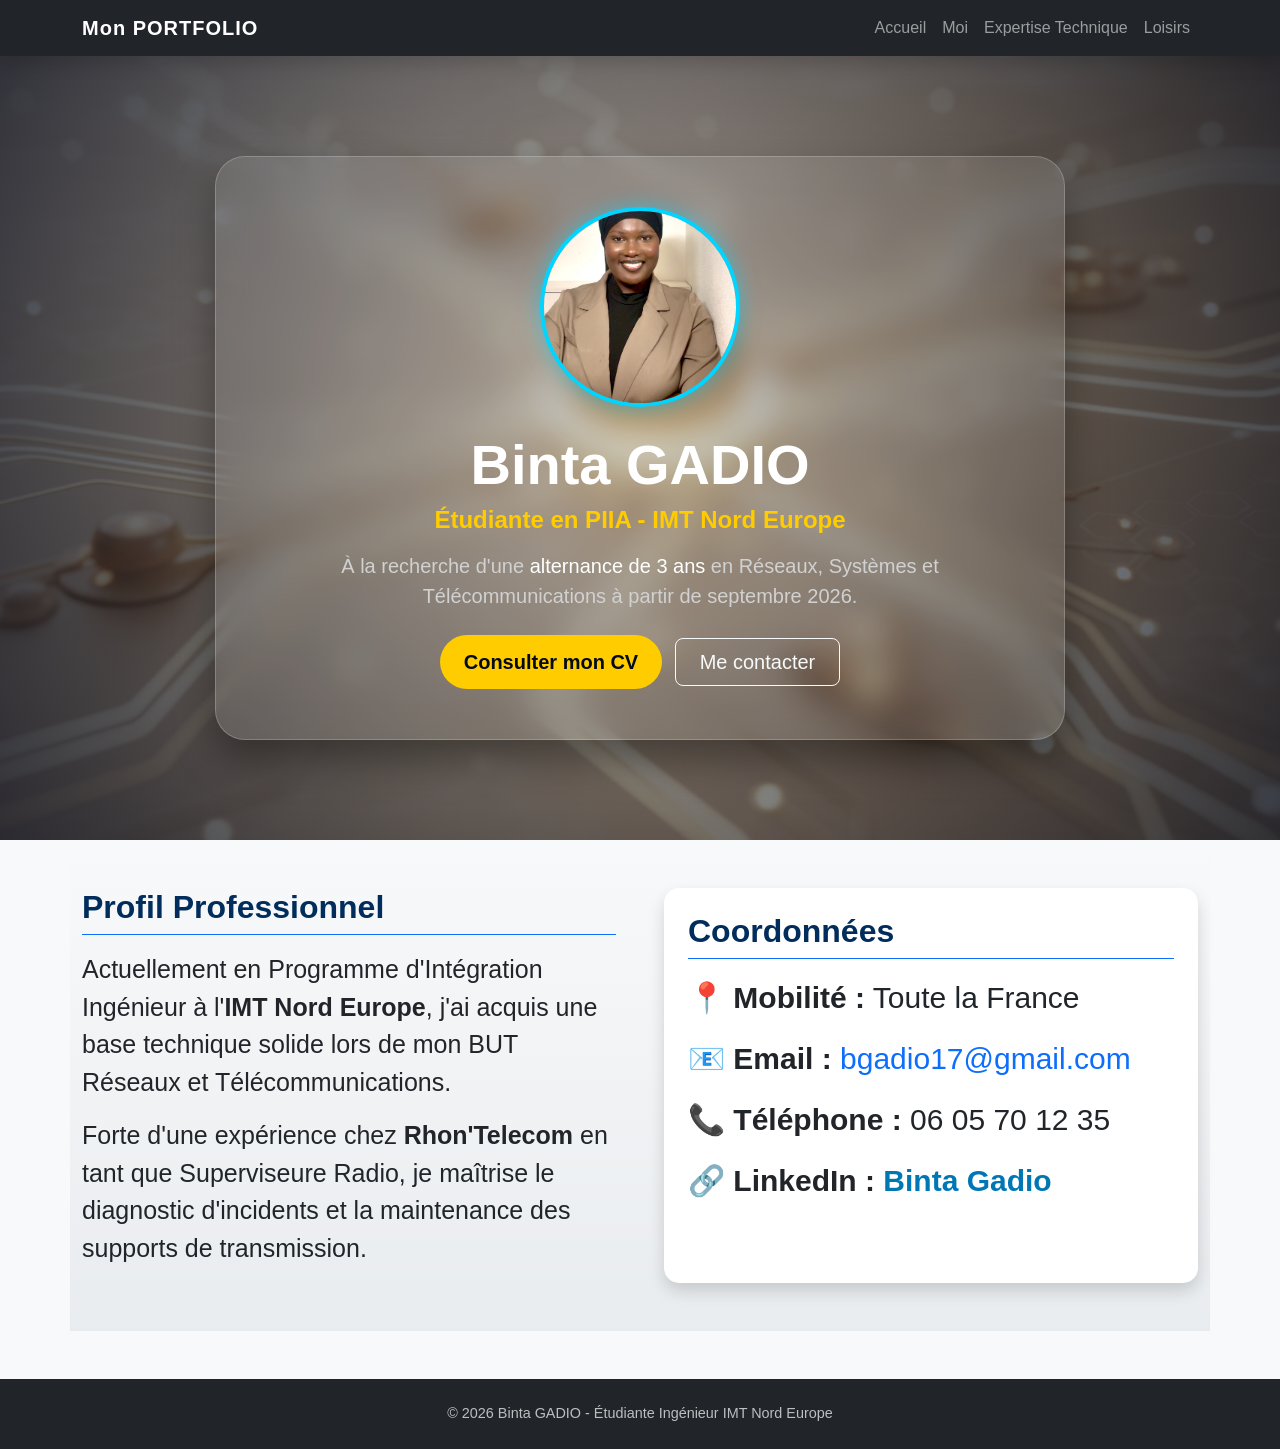
<file: index.html>
<!DOCTYPE html>
<html lang="fr">
<head>
    <meta charset="UTF-8">
    <meta name="viewport" content="width=device-width, initial-scale=1.0">
    <title>Portfolio | Binta GADIO</title>
    
    <link href="https://cdn.jsdelivr.net/npm/bootstrap@5.3.0/dist/css/bootstrap.min.css" rel="stylesheet">
    
    <link rel="stylesheet" href="monstyle.css">
</head>
<body>

    <nav class="navbar navbar-expand-lg navbar-dark bg-dark sticky-top shadow">
        <div class="container">
            <a class="navbar-brand fw-bold" href="index.html">Mon PORTFOLIO</a>
            <button class="navbar-toggler" type="button" data-bs-toggle="collapse" data-bs-target="#navbarNav">
                <span class="navbar-toggler-icon"></span>
            </button>
            <div class="collapse navbar-collapse" id="navbarNav">
                <ul class="navbar-nav ms-auto">
                    <li class="nav-item"><a class="nav-link" href="index.html">Accueil</a></li>
                    <li class="nav-item"><a class="nav-link " href="moi.html">Moi</a></li>
                    <li class="nav-item"><a class="nav-link" href="mon_expertise.html">Expertise Technique</a></li>
                    <li class="nav-item"><a class="nav-link" href="loisir.html">Loisirs</a></li>
                    
                </ul>
            </div>
        </div>
    </nav>

    <header class="hero-section text-center" style="background-image: url('im/Fond.png');">
        <div class="hero-overlay"></div> <div class="container">
            <div class="hero-content">
                <img src="im/IMG_8235 (1).jpg" alt="Binta GADIO" class="rounded-circle profile-img mb-4">
                
                <h1 class="display-4 fw-bold text-white">Binta GADIO</h1>
                <h2 class="h4 mb-3 text-gold">Étudiante en PIIA - IMT Nord Europe</h2>
                
                <p class="lead mx-auto text-light-gray" style="max-width: 700px;">
                    À la recherche d'une <strong class="text-white">alternance de 3 ans</strong> en Réseaux, Systèmes et Télécommunications à partir de septembre 2026.
                </p>
                
                <div class="mt-4">
                    <a href="Documents/CV Binta_GADIO_Ingenieur (1).pdf" target="_blank" class="btn btn-gold btn-lg px-4 me-2">Consulter mon CV</a>
                    <a href="#contact" class="btn btn-outline-light btn-lg px-4">Me contacter</a>
                </div>
            </div>
        </div>
    </header>

    <main class="container py-5">
        <div class="row g-5 align-items-stretch"> 
            
            <div class="col-md-6">
                <h2 class="border-bottom border-primary pb-2 text-primary fw-bold">Profil Professionnel</h2>
                <p class="mt-3">
                    Actuellement en Programme d'Intégration Ingénieur à l'<strong>IMT Nord Europe</strong>, j'ai acquis une base technique solide lors de mon BUT Réseaux et Télécommunications.
                </p>
                <p>
                    Forte d'une expérience chez <strong>Rhon'Telecom</strong> en tant que Superviseure Radio, je maîtrise le diagnostic d'incidents et la maintenance des supports de transmission.
                </p>
            </div>

            <div class="col-md-6" id="contact">
                <div class="card shadow border-0 h-100">
                    <div class="card-body p-4 text-dark">
                        <h2 class="border-bottom border-primary pb-2 text-primary fw-bold">Coordonnées</h2>
                        <ul class="list-unstyled mt-3">
                            <li class="mb-3"><strong>📍 Mobilité :</strong> Toute la France</li>
                            <li class="mb-3"><strong>📧 Email :</strong> <a href="mailto:bgadio17@gmail.com" class="text-decoration-none">bgadio17@gmail.com</a></li>
                            <li class="mb-3"><strong>📞 Téléphone :</strong> 06 05 70 12 35</li>
                            <li>
                                <strong>🔗 LinkedIn :</strong> 
                                <a href="https://www.linkedin.com/in/binta-gadio-127792250" target="_blank" class="linkedin-link">
                                    Binta Gadio
                                </a>
                            </li>
                        </ul>
                    </div>
                </div>
            </div>

        </div> </main>

   <footer class="text-center py-4 text-white mt-5">
        <p>© 2026 Binta GADIO - Étudiante Ingénieur IMT Nord Europe</p>
    </footer>
    <script src="https://cdn.jsdelivr.net/npm/bootstrap@5.3.0/dist/js/bootstrap.bundle.min.js"></script>
</body>
</html>
</file>
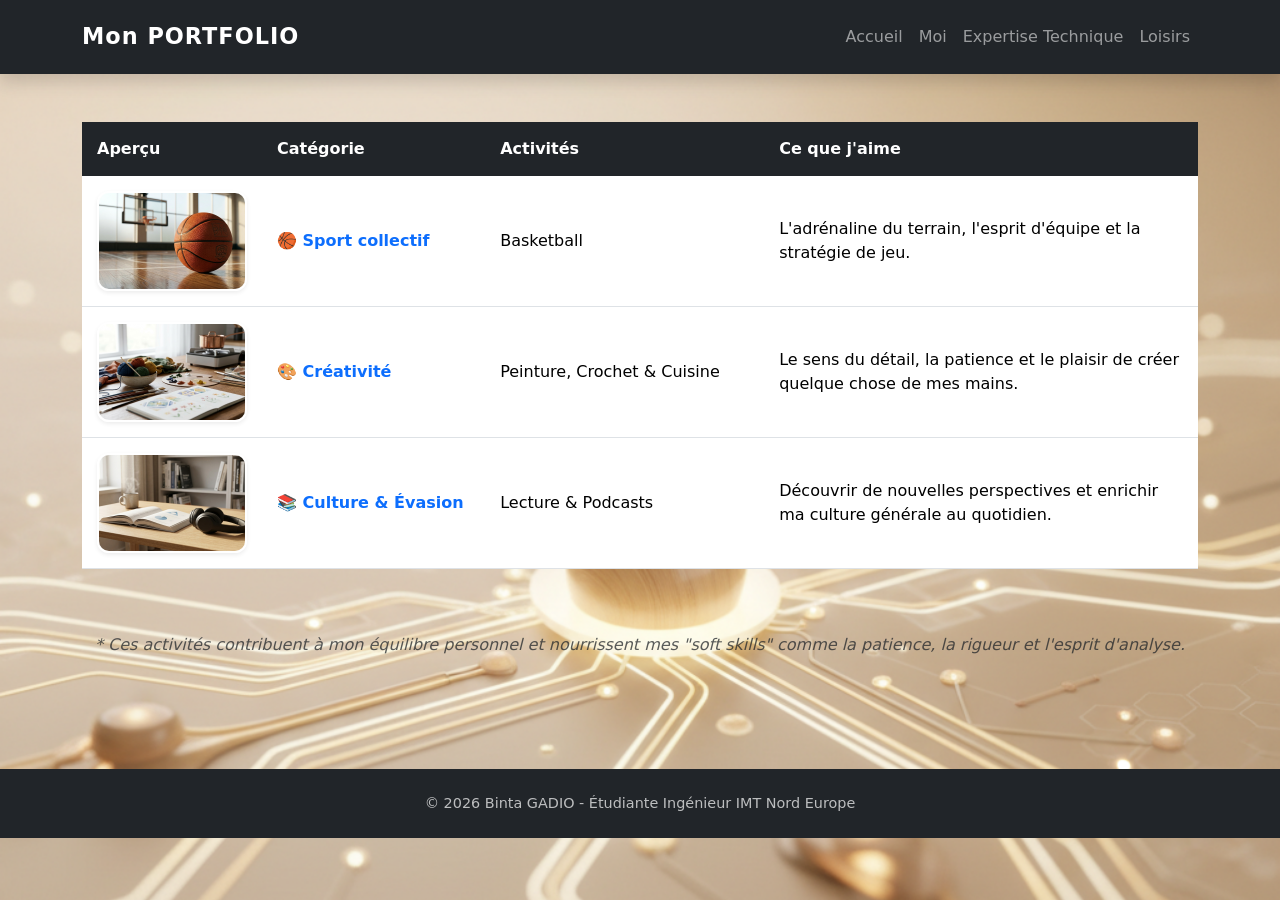
<file: loisir.html>
<!DOCTYPE html>
<html lang="fr">
<head>
    <meta charset="UTF-8">
    <meta name="viewport" content="width=device-width, initial-scale=1.0">
    <title>Mes Loisirs | Binta GADIO</title>
    <link href="https://cdn.jsdelivr.net/npm/bootstrap@5.3.0/dist/css/bootstrap.min.css" rel="stylesheet">
    <link rel="stylesheet" href="loisir.css">
</head>
<body class="bg-beige" style="background-image: url('im/Fond.png'); background-size: cover; background-attachment: fixed;">

    <nav class="navbar navbar-expand-lg navbar-dark bg-dark sticky-top shadow">
        <div class="container">
            <a class="navbar-brand fw-bold" href="index.html">Mon PORTFOLIO</a>
            <button class="navbar-toggler" type="button" data-bs-toggle="collapse" data-bs-target="#navbarNav">
                <span class="navbar-toggler-icon"></span>
            </button>
            <div class="collapse navbar-collapse" id="navbarNav">
                <ul class="navbar-nav ms-auto">
                    <li class="nav-item"><a class="nav-link" href="index.html">Accueil</a></li>
                    <li class="nav-item"><a class="nav-link " href="moi.html">Moi</a></li>
                    <li class="nav-item"><a class="nav-link" href="mon_expertise.html">Expertise Technique</a></li>
                    <li class="nav-item"><a class="nav-link" href="loisir.html">Loisirs</a></li>
                    
                </ul>
            </div>
        </div>
    </nav>
    <main class="container py-5">
    <div class="table-responsive">
    <table class="table table-hover align-middle custom-table">
        <thead class="table-dark">
            <tr>
                <th scope="col" style="width: 15%;">Aperçu</th>
                <th scope="col" style="width: 20%;">Catégorie</th>
                <th scope="col" style="width: 25%;">Activités</th>
                <th scope="col">Ce que j'aime</th>
            </tr>
        </thead>
        <tbody>
            <tr>
                <td><img src="im/basketball.png" alt="Basketball Passion" class="img-passion shadow-sm"></td>
                <td class="fw-bold text-primary">🏀 Sport collectif</td>
                <td>Basketball</td>
                <td>L'adrénaline du terrain, l'esprit d'équipe et la stratégie de jeu.</td>
            </tr>
            <tr>
                <td><img src="im/peinture&crochet (1).png" alt="Creativité" class="img-passion shadow-sm"></td>
                <td class="fw-bold text-primary">🎨 Créativité</td>
                <td>Peinture, Crochet & Cuisine</td>
                <td>Le sens du détail, la patience et le plaisir de créer quelque chose de mes mains.</td>
            </tr>
            <tr>
                <td><img src="im/lecture&podcast.png" alt="lecture&podcast" class="img-passion shadow-sm"></td>
                <td class="fw-bold text-primary">📚 Culture & Évasion</td>
                <td>Lecture & Podcasts</td>
                <td>Découvrir de nouvelles perspectives et enrichir ma culture générale au quotidien.</td>
            </tr>
        </tbody>
    </table>
</div>
            <p class="mt-4 text-muted mt-5 italic">
                * Ces activités contribuent à mon équilibre personnel et nourrissent mes "soft skills" comme la patience, la rigueur et l'esprit d'analyse.
            </p>
        </div>
    </div>
</main>
    <footer class="text-center py-4 text-white mt-5">
        <p>© 2026 Binta GADIO - Étudiante Ingénieur IMT Nord Europe</p>
    </footer>
    <script src="https://cdn.jsdelivr.net/npm/bootstrap@5.3.0/dist/js/bootstrap.bundle.min.js"></script>
</body>
</html>
</file>
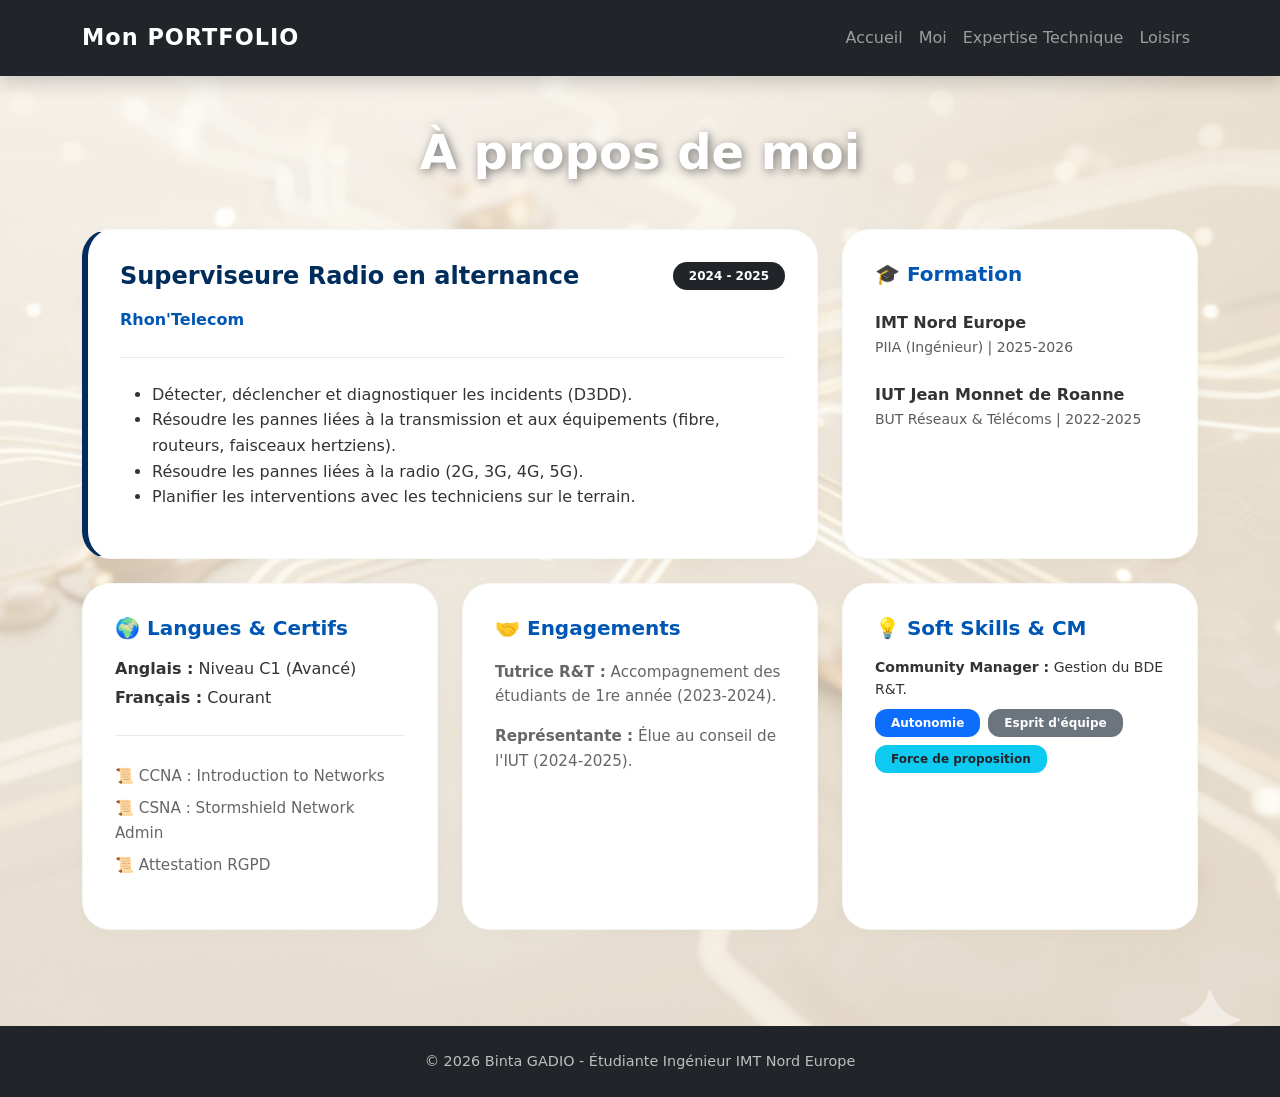
<file: moi.html>
<!DOCTYPE html>
<html lang="fr">
<head>
    <meta charset="UTF-8">
    <meta name="viewport" content="width=device-width, initial-scale=1.0">
    <title>À propos de moi | Binta GADIO</title>
    <link href="https://cdn.jsdelivr.net/npm/bootstrap@5.3.0/dist/css/bootstrap.min.css" rel="stylesheet">
    <link rel="stylesheet" href="moi.css">
</head>
<body class="bg-beige" style="background-image: url('im/Fond.png'); background-size: cover; background-attachment: fixed;">

    <nav class="navbar navbar-expand-lg navbar-dark bg-dark sticky-top shadow">
        <div class="container">
            <a class="navbar-brand fw-bold" href="index.html">Mon PORTFOLIO</a>
            <button class="navbar-toggler" type="button" data-bs-toggle="collapse" data-bs-target="#navbarNav">
                <span class="navbar-toggler-icon"></span>
            </button>
            <div class="collapse navbar-collapse" id="navbarNav">
                <ul class="navbar-nav ms-auto">
                    <li class="nav-item"><a class="nav-link" href="index.html">Accueil</a></li>
                    <li class="nav-item"><a class="nav-link " href="moi.html">Moi</a></li>
                    <li class="nav-item"><a class="nav-link" href="mon_expertise.html">Expertise Technique</a></li>
                    <li class="nav-item"><a class="nav-link" href="loisir.html">Loisirs</a></li>
                    
                </ul>
            </div>
        </div>
    </nav>

    <div class="container py-5">
        <h1 class="display-5 fw-bold text-white mb-5 text-center" style="text-shadow: 2px 2px 10px rgba(0,0,0,0.5);">À propos de moi</h1>

        <div class="row g-4">
            
            <div class="col-lg-8">
                <div class="bento-card highlight-card">
                    <div class="d-flex justify-content-between align-items-start">
                        <div>
                            <h3 class="h4 fw-bold">Superviseure Radio en alternance</h3>
                            <p class="text-primary fw-bold mb-0">Rhon'Telecom</p>
                        </div>
                        <span class="badge bg-dark rounded-pill px-3">2024 - 2025</span>
                    </div>
                    <hr>
                    <ul class="mt-3">
                        <li>Détecter, déclencher et diagnostiquer les incidents (D3DD).</li>
                        <li>Résoudre les pannes liées à la transmission et aux équipements (fibre, routeurs, faisceaux hertziens).</li>
                        <li>Résoudre les pannes liées à la radio (2G, 3G, 4G, 5G).</li>
                        <li>Planifier les interventions avec les techniciens sur le terrain.</li>
                    </ul>
                </div>
            </div>

            <div class="col-lg-4">
                <div class="bento-card">
                    <h3 class="h5 fw-bold text-primary">🎓 Formation</h3>
                    <div class="mt-4">
                        <div class="mb-4">
                            <p class="mb-0 fw-bold">IMT Nord Europe</p>
                            <p class="small text-muted">PIIA (Ingénieur) | 2025-2026</p>
                        </div>
                        <div>
                            <p class="mb-0 fw-bold">IUT Jean Monnet de Roanne</p>
                            <p class="small text-muted">BUT Réseaux & Télécoms | 2022-2025</p>
                        </div>
                    </div>
                </div>
            </div>

            <div class="col-lg-4">
                <div class="bento-card">
                    <h3 class="h5 fw-bold text-primary">🌍 Langues & Certifs</h3>
                    <div class="mt-3">
                        <p class="mb-1"><strong>Anglais :</strong> Niveau C1 (Avancé)</p>
                        <p class="mb-3"><strong>Français :</strong> Courant</p>
                        <hr>
                        <ul class="list-unstyled">
                            <li>📜 CCNA : Introduction to Networks</li>
                            <li>📜 CSNA : Stormshield Network Admin</li>
                            <li>📜 Attestation RGPD</li>
                        </ul>
                    </div>
                </div>
            </div>

            <div class="col-lg-4 col-md-6">
                <div class="bento-card">
                    <h3 class="h5 fw-bold text-primary">🤝 Engagements</h3>
                    <ul class="list-unstyled mt-3">
                        <li class="mb-2"><strong>Tutrice R&T :</strong> Accompagnement des étudiants de 1re année (2023-2024).</li>
                        <li><strong>Représentante :</strong> Élue au conseil de l'IUT (2024-2025).</li>
                    </ul>
                </div>
            </div>

            <div class="col-lg-4 col-md-6">
                <div class="bento-card">
                    <h3 class="h5 fw-bold text-primary">💡 Soft Skills & CM</h3>
                    <div class="mt-3">
                        <p class="small mb-2"><strong>Community Manager :</strong> Gestion du BDE R&T.</p>
                        <div class="d-flex flex-wrap gap-2">
                            <span class="badge bg-primary">Autonomie</span>
                            <span class="badge bg-secondary">Esprit d'équipe</span>
                            <span class="badge bg-info text-dark">Force de proposition</span>
                        </div>
                    </div>
                </div>
            </div>

        </div>
    </div>

    <footer class="text-center py-4 text-white mt-5">
        <p>© 2026 Binta GADIO - Étudiante Ingénieur IMT Nord Europe</p>
    </footer>

    <script src="https://cdn.jsdelivr.net/npm/bootstrap@5.3.0/dist/js/bootstrap.bundle.min.js"></script>
</body>
</html>
</file>
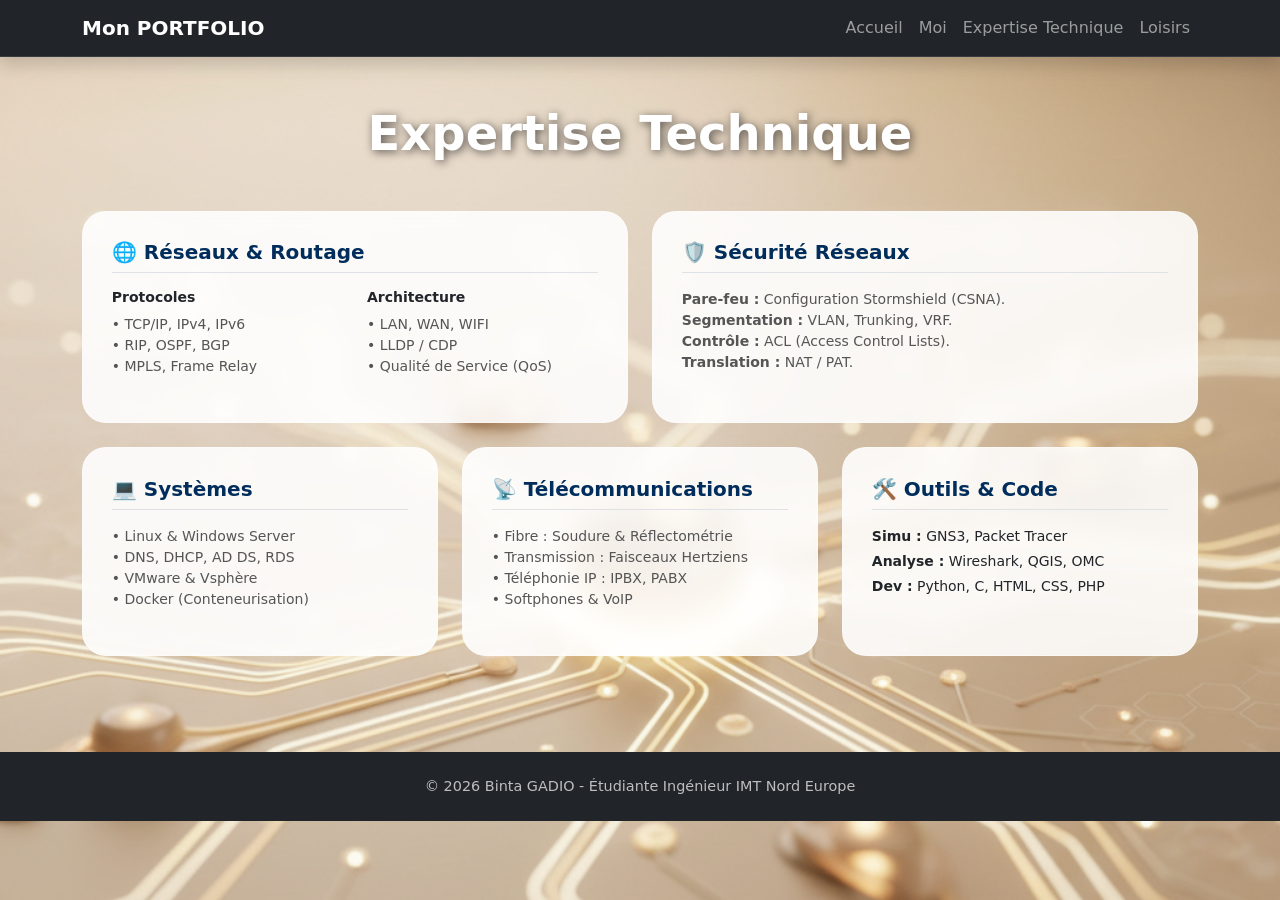
<file: mon_expertise.html>
<!DOCTYPE html>
<html lang="fr">
<head>
    <meta charset="UTF-8">
    <meta name="viewport" content="width=device-width, initial-scale=1.0">
    <title>Expertise Technique | Binta GADIO</title>
    <link href="https://cdn.jsdelivr.net/npm/bootstrap@5.3.0/dist/css/bootstrap.min.css" rel="stylesheet">
    <link rel="stylesheet" href="mon_expertise.css">
</head>
<body class="bg-beige" style="background-image: url('im/Fond.png'); background-size: cover; background-attachment: fixed;">

    <nav class="navbar navbar-expand-lg navbar-dark bg-dark sticky-top shadow">
        <div class="container">
            <a class="navbar-brand fw-bold" href="index.html">Mon PORTFOLIO</a>
            <button class="navbar-toggler" type="button" data-bs-toggle="collapse" data-bs-target="#navbarNav">
                <span class="navbar-toggler-icon"></span>
            </button>
            <div class="collapse navbar-collapse" id="navbarNav">
                <ul class="navbar-nav ms-auto">
                    <li class="nav-item"><a class="nav-link" href="index.html">Accueil</a></li>
                    <li class="nav-item"><a class="nav-link " href="moi.html">Moi</a></li>
                    <li class="nav-item"><a class="nav-link" href="mon_expertise.html">Expertise Technique</a></li>
                    <li class="nav-item"><a class="nav-link" href="loisir.html">Loisirs</a></li>
                    
                </ul>
            </div>
        </div>
    </nav>

    <div class="container py-5">
        <h1 class="display-5 fw-bold text-white mb-5 text-center shadow-text">Expertise Technique</h1>

        <div class="row g-4">
            
            <div class="col-lg-6">
                <div class="bento-card h-100">
                    <h3 class="h5 fw-bold text-primary border-bottom pb-2">🌐 Réseaux & Routage</h3>
                    <div class="row mt-3">
                        <div class="col-6">
                            <h6 class="fw-bold small">Protocoles</h6>
                            <ul class="list-unstyled small text-muted">
                                <li>• TCP/IP, IPv4, IPv6</li>
                                <li>• RIP, OSPF, BGP</li>
                                <li>• MPLS, Frame Relay</li>
                            </ul>
                        </div>
                        <div class="col-6">
                            <h6 class="fw-bold small">Architecture</h6>
                            <ul class="list-unstyled small text-muted">
                                <li>• LAN, WAN, WIFI</li>
                                <li>• LLDP / CDP</li>
                                <li>• Qualité de Service (QoS)</li>
                            </ul>
                        </div>
                    </div>
                </div>
            </div>

            <div class="col-lg-6">
                <div class="bento-card h-100">
                    <h3 class="h5 fw-bold text-primary border-bottom pb-2">🛡️ Sécurité Réseaux</h3>
                    <ul class="list-unstyled mt-3 small text-muted">
                        <li><strong>Pare-feu :</strong> Configuration Stormshield (CSNA).</li>
                        <li><strong>Segmentation :</strong> VLAN, Trunking, VRF.</li>
                        <li><strong>Contrôle :</strong> ACL (Access Control Lists).</li>
                        <li><strong>Translation :</strong> NAT / PAT.</li>
                    </ul>
                </div>
            </div>

            <div class="col-lg-4 col-md-6">
                <div class="bento-card">
                    <h3 class="h5 fw-bold text-primary border-bottom pb-2">💻 Systèmes</h3>
                    <ul class="list-unstyled mt-3 small text-muted">
                        <li>• Linux & Windows Server</li>
                        <li>• DNS, DHCP, AD DS, RDS</li>
                        <li>• VMware & Vsphère</li>
                        <li>• Docker (Conteneurisation)</li>
                    </ul>
                </div>
            </div>

            <div class="col-lg-4 col-md-6">
                <div class="bento-card">
                    <h3 class="h5 fw-bold text-primary border-bottom pb-2">📡 Télécommunications</h3>
                    <ul class="list-unstyled mt-3 small text-muted">
                        <li>• Fibre : Soudure & Réflectométrie</li>
                        <li>• Transmission : Faisceaux Hertziens</li>
                        <li>• Téléphonie IP : IPBX, PABX</li>
                        <li>• Softphones & VoIP</li>
                    </ul>
                </div>
            </div>

            <div class="col-lg-4 col-md-12">
                <div class="bento-card">
                    <h3 class="h5 fw-bold text-primary border-bottom pb-2">🛠️ Outils & Code</h3>
                    <div class="mt-3">
                        <p class="small mb-1"><strong>Simu :</strong> GNS3, Packet Tracer</p>
                        <p class="small mb-1"><strong>Analyse :</strong> Wireshark, QGIS, OMC</p>
                        <p class="small mb-0"><strong>Dev :</strong> Python, C, HTML, CSS, PHP</p>
                    </div>
                </div>
            </div>

        </div>
    </div>

    <footer class="text-center py-4 text-white mt-5">
        <p>© 2026 Binta GADIO - Étudiante Ingénieur IMT Nord Europe</p>
    </footer>

    <script src="https://cdn.jsdelivr.net/npm/bootstrap@5.3.0/dist/js/bootstrap.bundle.min.js"></script>
</body>
</html>
</file>
<file: monstyle.css>
/* --- Variables de design --- */
:root {
    --primary-blue: #002d5b;    /* Ton bleu marine d'origine */
    --accent-blue: #00d4ff;     /* Cyan pour le côté tech */
    --neon-purple: #9461fd;     /* Violet pour les dégradés */
    --gold: #ffcc00;            /* Jaune vif pour la visibilité */
    --glass: rgba(255, 255, 255, 0.1);
    --dark-bg: #050a18;
}

/* --- Base & Typographie --- */
body {
    background-color: #f8f9fa;
    font-family: 'Segoe UI', Tahoma, Geneva, Verdana, sans-serif;
    margin: 0;
}
.nav-link:hover, 
.nav-link.active {
    color: #0dcaf0 !important; /* Couleur cyan pour ressortir sur le noir */
}

/* --- Barre de Navigation (Gardée du style original) --- */
.navbar {
    box-shadow: 0 2px 10px rgba(0,0,0,0.2);
}

.navbar-brand {
    font-weight: bold;
    letter-spacing: 1px;
}


/* --- Hero Section (Style Glassmorphism) --- */
.hero-section {
    position: relative;
    background-size: cover;
    background-position: center;
    background-repeat: no-repeat;
    padding: 100px 0;
    color: white;
    overflow: hidden;
}

.hero-overlay {
    position: absolute;
    top: 0; left: 0; width: 100%; height: 100%;
    /* Dégradé sombre pour faire ressortir le texte */
    background: radial-gradient(circle, rgba(0,0,0,0.2) 0%, rgba(5,10,24,0.8) 100%);
    z-index: 1;
}

.hero-content {
    position: relative;
    z-index: 2;
    background: var(--glass);
    backdrop-filter: blur(15px); /* L'effet de flou "verre" */
    -webkit-backdrop-filter: blur(15px);
    border: 1px solid rgba(255, 255, 255, 0.2);
    border-radius: 30px;
    padding: 50px;
    box-shadow: 0 20px 40px rgba(0,0,0,0.4);
    max-width: 850px;
    margin: 0 auto;
}

/* --- Photo de profil --- */
.profile-img {
    width: 200px;
    height: 200px;
    object-fit: cover;
    border: 4px solid var(--accent-blue);
    box-shadow: 0 0 20px rgba(0, 212, 255, 0.5);
    transition: transform 0.3s ease;
}

.profile-img:hover {
    transform: scale(1.05);
}

/* --- Textes spécifiques sur Image --- */
.text-gold {
    color: var(--gold) !important;
    font-weight: 600;
}

.text-light-gray {
    color: #d1d1d1 !important;
}

/* --- Badges & Compétences (Nouveau Style) --- */
.badge-tech {
    background: linear-gradient(45deg, var(--accent-blue), var(--neon-purple));
    color: white;
    padding: 8px 16px;
    border-radius: 10px;
    font-weight: 500;
    box-shadow: 0 4px 10px rgba(0, 212, 255, 0.3);
    border: none;
    font-size: 18px;
}

/* --- Cartes du bas (Originales) --- */
.card {
    border: none;
    border-radius: 15px;
    transition: box-shadow 0.3s ease;
}

.card:hover {
    box-shadow: 0 10px 30px rgba(0,0,0,0.1) !important;
}

.text-primary {
    color: var(--primary-blue) !important;
}

/* --- Boutons --- */
.btn-gold {
    background-color: var(--gold);
    color: #050a18;
    border: none;
    font-weight: 700;
    border-radius: 50px;
    padding: 12px 30px;
    transition: 0.3s;
}

.btn-gold:hover {
    background-color: #ffdb4d;
    transform: translateY(-2px);
}

/* --- LinkedIn & Pied de page --- */
.linkedin-link {
    color: #0077b5;
    text-decoration: none;
    font-weight: 600;
    transition: 0.3s;
}

.linkedin-link:hover {
    color: var(--accent-blue);
    text-decoration: underline;
}
footer {
    background-color: #212529; /* Rappel de la navbar bg-dark */
    margin-top: 3rem;
}

footer p {
    color: rgba(255, 255, 255, 0.7) !important;
    font-size: 0.9rem;
    margin-bottom: 0;
}
/* --- Style de la carte Profil --- */
.profil-card {
    background: #ffffff;
    padding: 40px;
    border-radius: 25px;
    border-left: 8px solid var(--accent-blue); /* Barre de couleur sur le côté */
    box-shadow: 0 15px 35px rgba(0, 45, 91, 0.1); /* Ombre douce bleutée */
    transition: 0.3s;
}

.profil-card:hover {
    transform: translateY(-5px);
}

/* --- Agrandissement du texte --- */
.description-text {
    font-size: 1.25rem; /* Texte plus grand (environ 20px) */
    line-height: 1.8;   /* Plus d'espace entre les lignes pour la lecture */
    color: #444;
    margin-bottom: 20px;
}

.text-accent {
    color: var(--primary-blue);
    font-weight: bold;
}

/* --- Badges plus grands et plus "tech" --- */
.badge-tech-large {
    background: linear-gradient(135deg, var(--accent-blue), var(--neon-purple));
    color: white;
    padding: 12px 25px;
    border-radius: 15px;
    font-weight: 600;
    font-size: 1rem;
    box-shadow: 0 5px 15px rgba(0, 212, 255, 0.3);
    border: none;
    transition: 0.3s;
}

.badge-tech-large:hover {
    filter: brightness(1.1);
    cursor: default;
}

/* Optionnel : Fond de section légèrement coloré pour faire ressortir la carte blanche */
main {
    background: linear-gradient(to bottom, #f8f9fa, #e9ecef);
}
p{
    font-size: 25px;
}

main ul{
    font-size: 30px;
}
</file>
<file: loisir.css>
/* --- Style du conteneur de la page Loisirs --- */
.glass-container {
    background: rgba(255, 255, 255, 0.9);
    backdrop-filter: blur(10px);
    border-radius: 25px;
    box-shadow: 0 15px 35px rgba(0, 0, 0, 0.15);
    border: 1px solid rgba(255, 255, 255, 0.3);
}
.navbar {
    padding: 15px 0;
    transition: all 0.3s;
}

.navbar-brand {
    font-size: 1.4rem;
    letter-spacing: 1px;
}

.nav-link {
    font-weight: 500;
    transition: color 0.3s;
    position: relative;
}

/* Effet au survol et page active */
.nav-link:hover, 
.nav-link.active {
    color: #0dcaf0 !important; /* Couleur cyan pour ressortir sur le noir */
}

.nav-link.active::after {
    content: "";
    position: absolute;
    bottom: 0;
    left: 15%;
    width: 70%;
    height: 2px;
    background-color: #0dcaf0;
}


/* Force la barre noire à couvrir toute la largeur */
.custom-table thead th {
    background-color: #212529 !important;
    color: white;
    padding: 15px;
    text-align: left; /* Aligne le titre sur le texte */
    border: none;
}

/* Aligne les textes des activités à gauche */
.custom-table td {
    padding: 15px;
    text-align: left !important; /* Force l'alignement à gauche */
    vertical-align: middle;
}

/* Fixe les largeurs pour éviter que les colonnes ne bougent */
.custom-table th:nth-child(1) { width: 120px; } /* Colonne image */
.custom-table th:nth-child(2) { width: 200px; } /* Colonne catégorie */
/* Force la largeur du tableau à 100% */

.glass-container {
    max-width: 1000px; /* Largeur maximale conseillée */
    margin: 0 auto;    /* Centre le bloc horizontalement */
    background: rgba(255, 255, 255, 0.9);
    backdrop-filter: blur(10px);
    border-radius: 25px;
    box-shadow: 0 15px 35px rgba(0, 0, 0, 0.15);
}

/* Centrer le titre et le texte de bas de page */
h1, .italic {
    text-align: center;
}
.italic {
    font-style: italic;
}

/* --- Style des images dans le tableau Loisirs --- */
.img-passion {
    width: 150px;          /* Largeur fixe */
    height: 100px;          /* Hauteur fixe */
    object-fit: cover;     /* Force l'image à remplir le cadre sans se déformer */
    border-radius: 12px;   /* Bords arrondis modernes */
    border: 2px solid #fff;/* Petit bord blanc pour le détacher */
    transition: transform 0.3s ease; /* Animation douce au survol */
}

.img-passion:hover {
    transform: scale(1.1); /* Zoom léger quand on passe la souris */
}

/* Centre le contenu des cellules verticalement */
.custom-table td {
    vertical-align: middle;
}

footer {
    background-color: #212529; /* Rappel de la navbar bg-dark */
    margin-top: 3rem;
}

footer p {
    color: rgba(255, 255, 255, 0.7) !important;
    font-size: 0.9rem;
    margin-bottom: 0;
}
</file>
<file: moi.css>
/* --- CONFIGURATION DU THÈME --- */
:root {
    --beige-light: #f5f5f0;     /* Fond principal doux */
    --beige-card: #ffffff;      /* Cartes blanches propres */
    --tech-blue: #002d5b;       /* Bleu marine pro pour les titres */
    --accent-blue: #0056b3;     /* Bleu pour les éléments d'action */
    --text-dark: #333333;
    --text-muted: #666666;
}

/* --- STYLE GÉNÉRAL --- */
body.bg-beige {
    background-color: var(--beige-light);
    color: var(--text-dark);
    font-family: 'Segoe UI', system-ui, -apple-system, sans-serif;
    line-height: 1.6;
    background-repeat: no-repeat;
    background-size: cover;
    background-position: center;
    background-attachment: fixed;
    background-color: rgba(245, 245, 240, 0.7); 
    background-blend-mode: overlay;
    color: var(--text-dark);
    font-family: 'Segoe UI', system-ui, -apple-system, sans-serif;
}
/* --- NAVIGATION (NAVBAR) --- */
.navbar {
    padding: 15px 0;
    transition: all 0.3s;
}

.navbar-brand {
    font-size: 1.4rem;
    letter-spacing: 1px;
}

.nav-link {
    font-weight: 500;
    transition: color 0.3s;
    position: relative;
}

/* Effet au survol et page active */
.nav-link:hover, 
.nav-link.active {
    color: #0dcaf0 !important; /* Couleur cyan pour ressortir sur le noir */
}

.nav-link.active::after {
    content: "";
    position: absolute;
    bottom: 0;
    left: 15%;
    width: 70%;
    height: 2px;
    background-color: #0dcaf0;
}

/* --- CARTES STYLE BENTO --- */
.bento-card {
    background: var(--beige-card);
    padding: 2rem;
    border-radius: 28px; /* Coins très arrondis pour l'aspect moderne */
    height: 100%;
    border: 1px solid rgba(0,0,0,0.03);
    box-shadow: 0 4px 20px rgba(0,0,0,0.02);
    transition: all 0.3s ease;
}

.bento-card:hover {
    transform: translateY(-8px);
    box-shadow: 0 15px 40px rgba(0,0,0,0.08);
    border-color: var(--accent-blue);
}

/* Style spécifique pour la carte d'expérience principale */
.highlight-card {
    border-left: 6px solid var(--tech-blue);
}

.bento-card h3 {
    color: var(--tech-blue);
    margin-bottom: 1rem;
}

/* --- TYPOGRAPHIE ET LISTES --- */
.text-primary {
    color: var(--accent-blue) !important;
}

.list-unstyled li {
    padding: 4px 0;
    font-size: 0.95rem;
    color: var(--text-muted);
}

.experience-list {
    padding-left: 1.2rem;
    margin-top: 1rem;
}

.experience-list li {
    margin-bottom: 12px;
    font-size: 1.05rem;
    color: var(--text-dark);
}

/* --- ÉLÉMENTS GRAPHIQUES --- */
.badge {
    border-radius: 12px;
    padding: 8px 16px;
    font-weight: 600;
}

hr {
    opacity: 0.1;
    margin: 1.5rem 0;
}

/* --- FOOTER --- */
footer {
    background-color: #212529; /* Rappel de la navbar bg-dark */
    margin-top: 3rem;
}

footer p {
    color: rgba(255, 255, 255, 0.7) !important;
    font-size: 0.9rem;
    margin-bottom: 0;
}

/* --- RESPONSIVE --- */
@media (max-width: 768px) {
    .bento-card {
        padding: 1.5rem;
    }
    
    .display-5 {
        font-size: 2rem;
    }
}
</file>
<file: mon_expertise.css>
/* --- VARIABLES --- */
:root {
    --primary-blue: #002d5b;
    --accent-blue: #0056b3;
    --text-dark: #333333;
}

/* --- CARTES BENTO AVEC EFFET GLASS --- */
.bento-card {
    background: rgba(255, 255, 255, 0.88) !important; /* Semi-transparent */
    backdrop-filter: blur(10px); /* Flou d'arrière-plan */
    -webkit-backdrop-filter: blur(10px);
    border: 1px solid rgba(255, 255, 255, 0.3) !important;
    border-radius: 24px;
    padding: 1.8rem;
    height: 100%;
    transition: transform 0.3s ease, box-shadow 0.3s ease;
}

.bento-card:hover {
    transform: translateY(-5px);
    box-shadow: 0 12px 30px rgba(0, 0, 0, 0.2);
}

/* --- TYPOGRAPHIE --- */
.shadow-text {
    text-shadow: 2px 2px 10px rgba(0, 0, 0, 0.6);
}

.text-primary {
    color: var(--primary-blue) !important;
}

.text-muted {
    color: #555 !important;
}

/* --- NAVBAR --- */
.navbar {
    border-bottom: 1px solid rgba(255, 255, 255, 0.1);
}

.nav-link:hover, 
.nav-link.active {
    color: #0dcaf0 !important; /* Couleur cyan pour ressortir sur le noir */
}

footer {
    background-color: #212529; /* Rappel de la navbar bg-dark */
    margin-top: 3rem;
}

footer p {
    color: rgba(255, 255, 255, 0.7) !important;
    font-size: 0.9rem;
    margin-bottom: 0;
}
</file>
